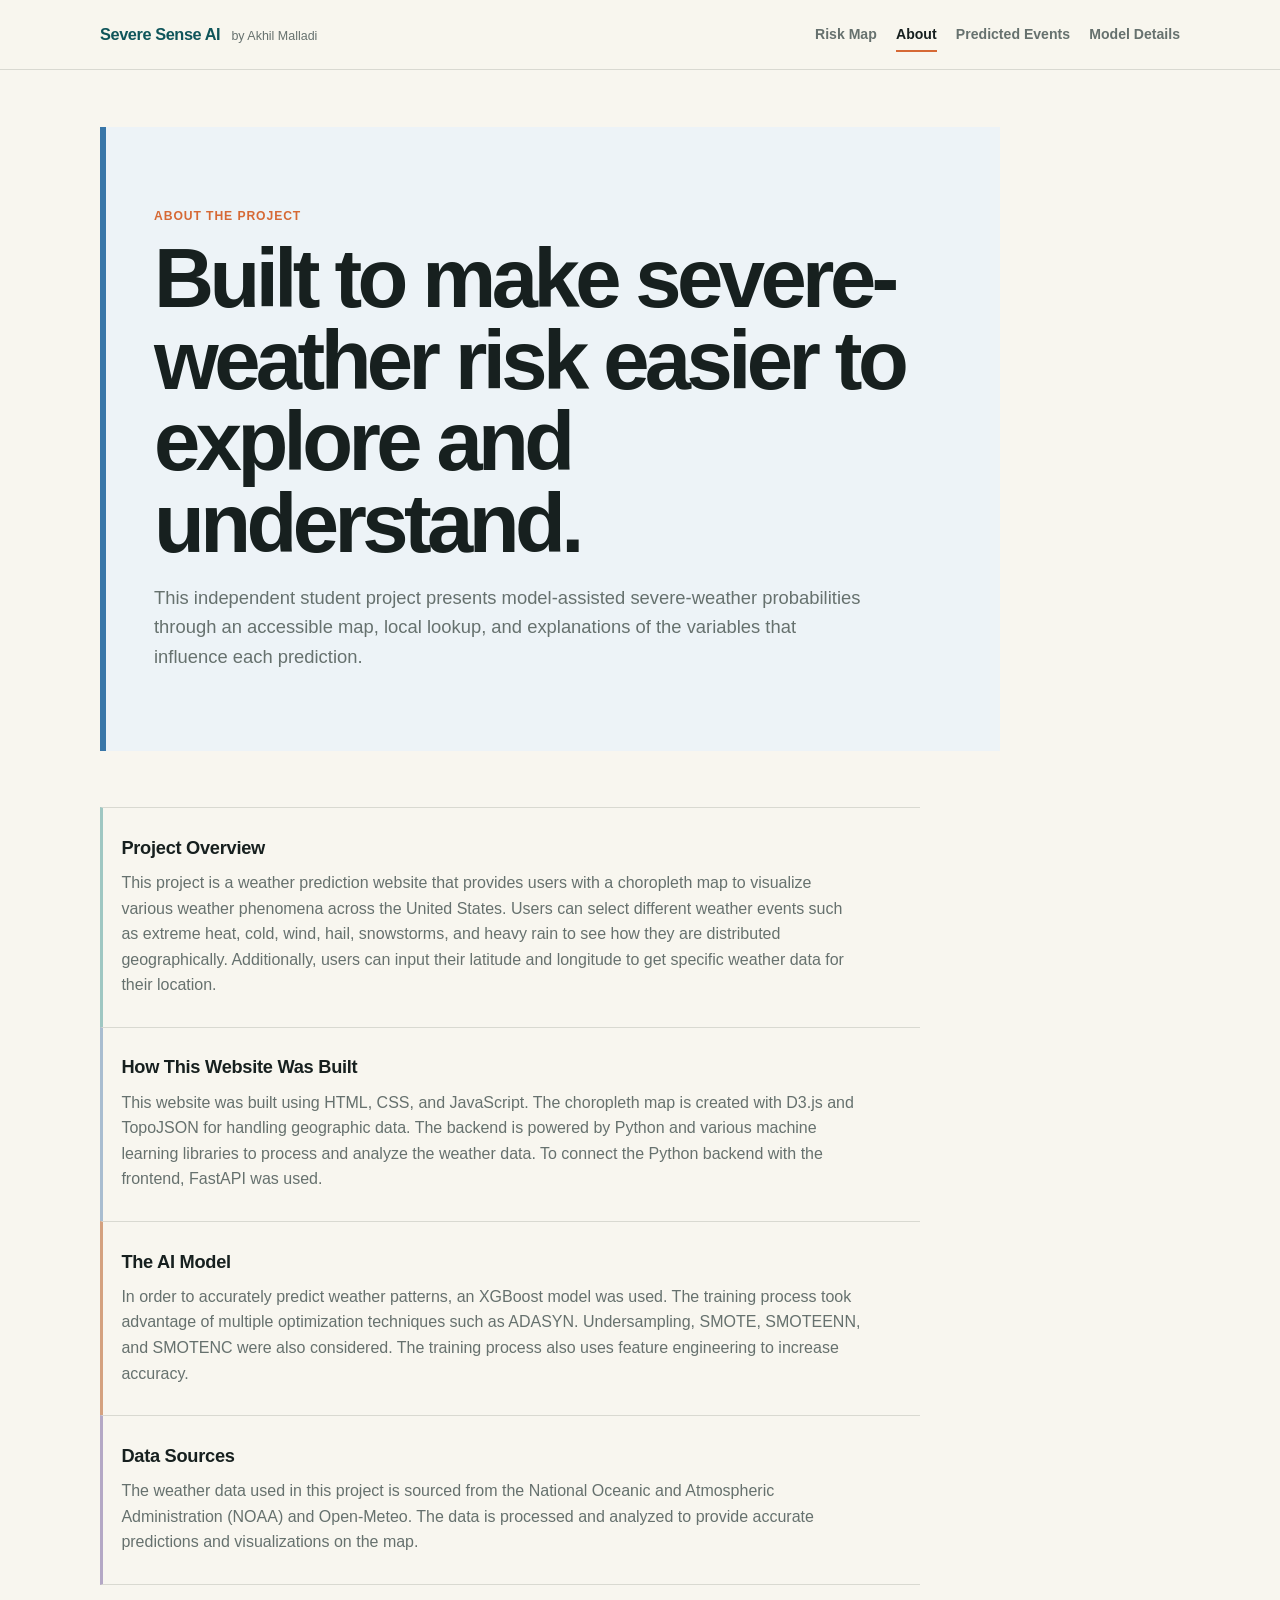
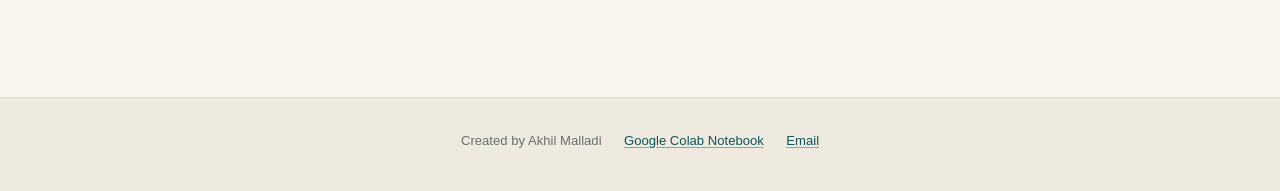
<file: AboutPage.html>
<!DOCTYPE html>
<html lang="en">
  <head>
    <meta charset="utf-8" />
    <meta name="viewport" content="width=device-width, initial-scale=1" />
    <title>About | Severe Sense AI</title>
    <link rel="stylesheet" href="styles.css" />
  </head>
  <body>
    <a class="skip-link" href="#main">Skip to main content</a>

    <header class="site-header" id="header">
<div class="masthead">
        <a class="brand" href="WeatherProject.html" aria-label="Severe Sense AI home">
          <span class="title">Severe Sense AI</span>
          <span class="brand-note">by Akhil Malladi</span>
        </a>

        <nav class="nav" aria-label="Primary navigation">
          <a class="nav-link" href="WeatherProject.html">Risk Map</a>
          <a class="nav-link active" href="AboutPage.html">About</a>
          <a class="nav-link" href="CorrectlyPredictedEvents.html">Predicted Events</a>
          <a class="nav-link" href="Interpretability.html">Model Details</a>
        </nav>
      </div>
    </header>

    <main id="main">
      <section class="page-intro">
        <p class="eyebrow">About the project</p>
        <h1>Built to make severe-weather risk easier to explore and understand.</h1>
        <p>
          This independent student project presents model-assisted severe-weather
          probabilities through an accessible map, local lookup, and explanations
          of the variables that influence each prediction.
        </p>
      </section>

      <section class="content-grid">
        <article class="briefing-section">
          <h2>Project Overview</h2>
          <p>
            This project is a weather prediction website that provides users with a
            choropleth map to visualize various weather phenomena across the United
            States. Users can select different weather events such as extreme heat,
            cold, wind, hail, snowstorms, and heavy rain to see how they are
            distributed geographically. Additionally, users can input their latitude
            and longitude to get specific weather data for their location.
          </p>
        </article>

        <article class="briefing-section">
          <h2>How This Website Was Built</h2>
          <p>
            This website was built using HTML, CSS, and JavaScript. The choropleth
            map is created with D3.js and TopoJSON for handling geographic data. The
            backend is powered by Python and various machine learning libraries to
            process and analyze the weather data. To connect the Python backend with
            the frontend, FastAPI was used.
          </p>
        </article>

        <article class="briefing-section">
          <h2>The AI Model</h2>
          <p>
            In order to accurately predict weather patterns, an XGBoost model was
            used. The training process took advantage of multiple optimization
            techniques such as ADASYN. Undersampling, SMOTE, SMOTEENN, and SMOTENC
            were also considered. The training process also uses feature engineering
            to increase accuracy.
          </p>
        </article>

        <article class="briefing-section">
          <h2>Data Sources</h2>
          <p>
            The weather data used in this project is sourced from the National
            Oceanic and Atmospheric Administration (NOAA) and Open-Meteo. The data is
            processed and analyzed to provide accurate predictions and visualizations
            on the map.
          </p>
        </article>
      </section>
    </main>

    <footer class="footer" id="footer">
      <p class="footer-text">Created by Akhil Malladi</p>
      <a href="https://colab.research.google.com/drive/1jI8qucsOci0f_3tfKZo846Jtg3GLrL-D#scrollTo=Xz_OLnbA_NRO">Google Colab Notebook</a>
      <a href="mailto:akhil.m.malladi@gmail.com">Email</a>
    </footer>

    <script src="script.js"></script>
  </body>
</html>
</file>
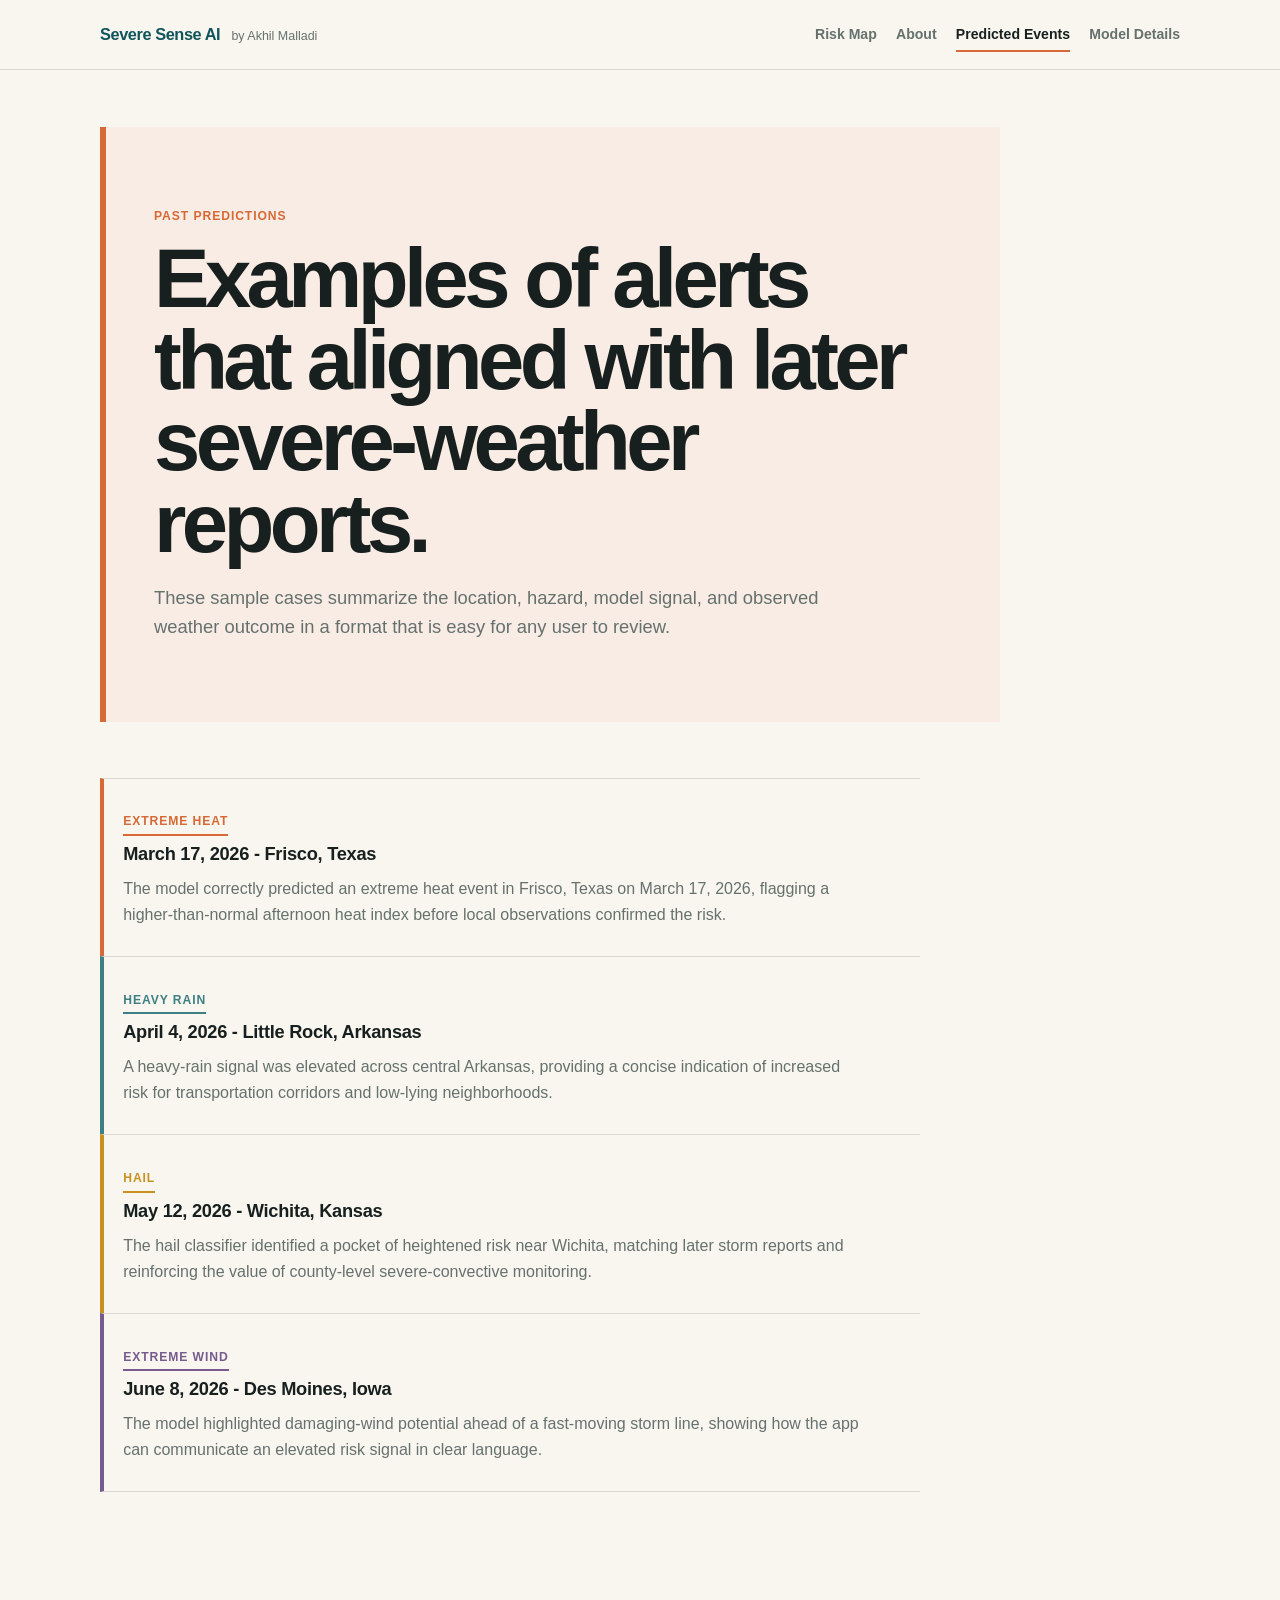
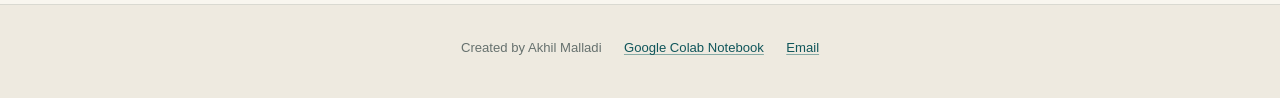
<file: CorrectlyPredictedEvents.html>
<!DOCTYPE html>
<html lang="en">
  <head>
    <meta charset="utf-8" />
    <meta name="viewport" content="width=device-width, initial-scale=1" />
    <title>Predicted Events | Severe Sense AI</title>
    <link rel="stylesheet" href="styles.css" />
  </head>
  <body>
    <a class="skip-link" href="#main">Skip to main content</a>

    <header class="site-header" id="header">
<div class="masthead">
        <a class="brand" href="WeatherProject.html" aria-label="Severe Sense AI home">
          <span class="title">Severe Sense AI</span>
          <span class="brand-note">by Akhil Malladi</span>
        </a>

        <nav class="nav" aria-label="Primary navigation">
          <a class="nav-link" href="WeatherProject.html">Risk Map</a>
          <a class="nav-link" href="AboutPage.html">About</a>
          <a class="nav-link active" href="CorrectlyPredictedEvents.html">Predicted Events</a>
          <a class="nav-link" href="Interpretability.html">Model Details</a>
        </nav>
      </div>
    </header>

    <main id="main">
      <section class="page-intro compact">
        <p class="eyebrow">Past predictions</p>
        <h1>Examples of alerts that aligned with later severe-weather reports.</h1>
        <p>
          These sample cases summarize the location, hazard, model signal, and observed
          weather outcome in a format that is easy for any user to review.
        </p>
      </section>

      <section class="events" aria-label="Past predicted events">
        <article class="event-box" id="event1">
          <p class="event-tag">Extreme Heat</p>
          <h2 class="event-heading">March 17, 2026 - Frisco, Texas</h2>
          <p class="events-text">
            The model correctly predicted an extreme heat event in Frisco, Texas on
            March 17, 2026, flagging a higher-than-normal afternoon heat index before
            local observations confirmed the risk.
          </p>
        </article>

        <article class="event-box" id="event2">
          <p class="event-tag">Heavy Rain</p>
          <h2 class="event-heading">April 4, 2026 - Little Rock, Arkansas</h2>
          <p class="events-text">
            A heavy-rain signal was elevated across central Arkansas, providing a
            concise indication of increased risk for transportation corridors and
            low-lying neighborhoods.
          </p>
        </article>

        <article class="event-box" id="event3">
          <p class="event-tag">Hail</p>
          <h2 class="event-heading">May 12, 2026 - Wichita, Kansas</h2>
          <p class="events-text">
            The hail classifier identified a pocket of heightened risk near Wichita,
            matching later storm reports and reinforcing the value of county-level
            severe-convective monitoring.
          </p>
        </article>

        <article class="event-box" id="event4">
          <p class="event-tag">Extreme Wind</p>
          <h2 class="event-heading">June 8, 2026 - Des Moines, Iowa</h2>
          <p class="events-text">
            The model highlighted damaging-wind potential ahead of a fast-moving
            storm line, showing how the app can communicate an elevated risk signal
            in clear language.
          </p>
        </article>
      </section>
    </main>

    <footer class="footer" id="footer">
      <p class="footer-text">Created by Akhil Malladi</p>
      <a href="https://colab.research.google.com/drive/1jI8qucsOci0f_3tfKZo846Jtg3GLrL-D#scrollTo=Xz_OLnbA_NRO">Google Colab Notebook</a>
      <a href="mailto:akhil.m.malladi@gmail.com">Email</a>
    </footer>

    <script src="script.js"></script>
  </body>
</html>
</file>
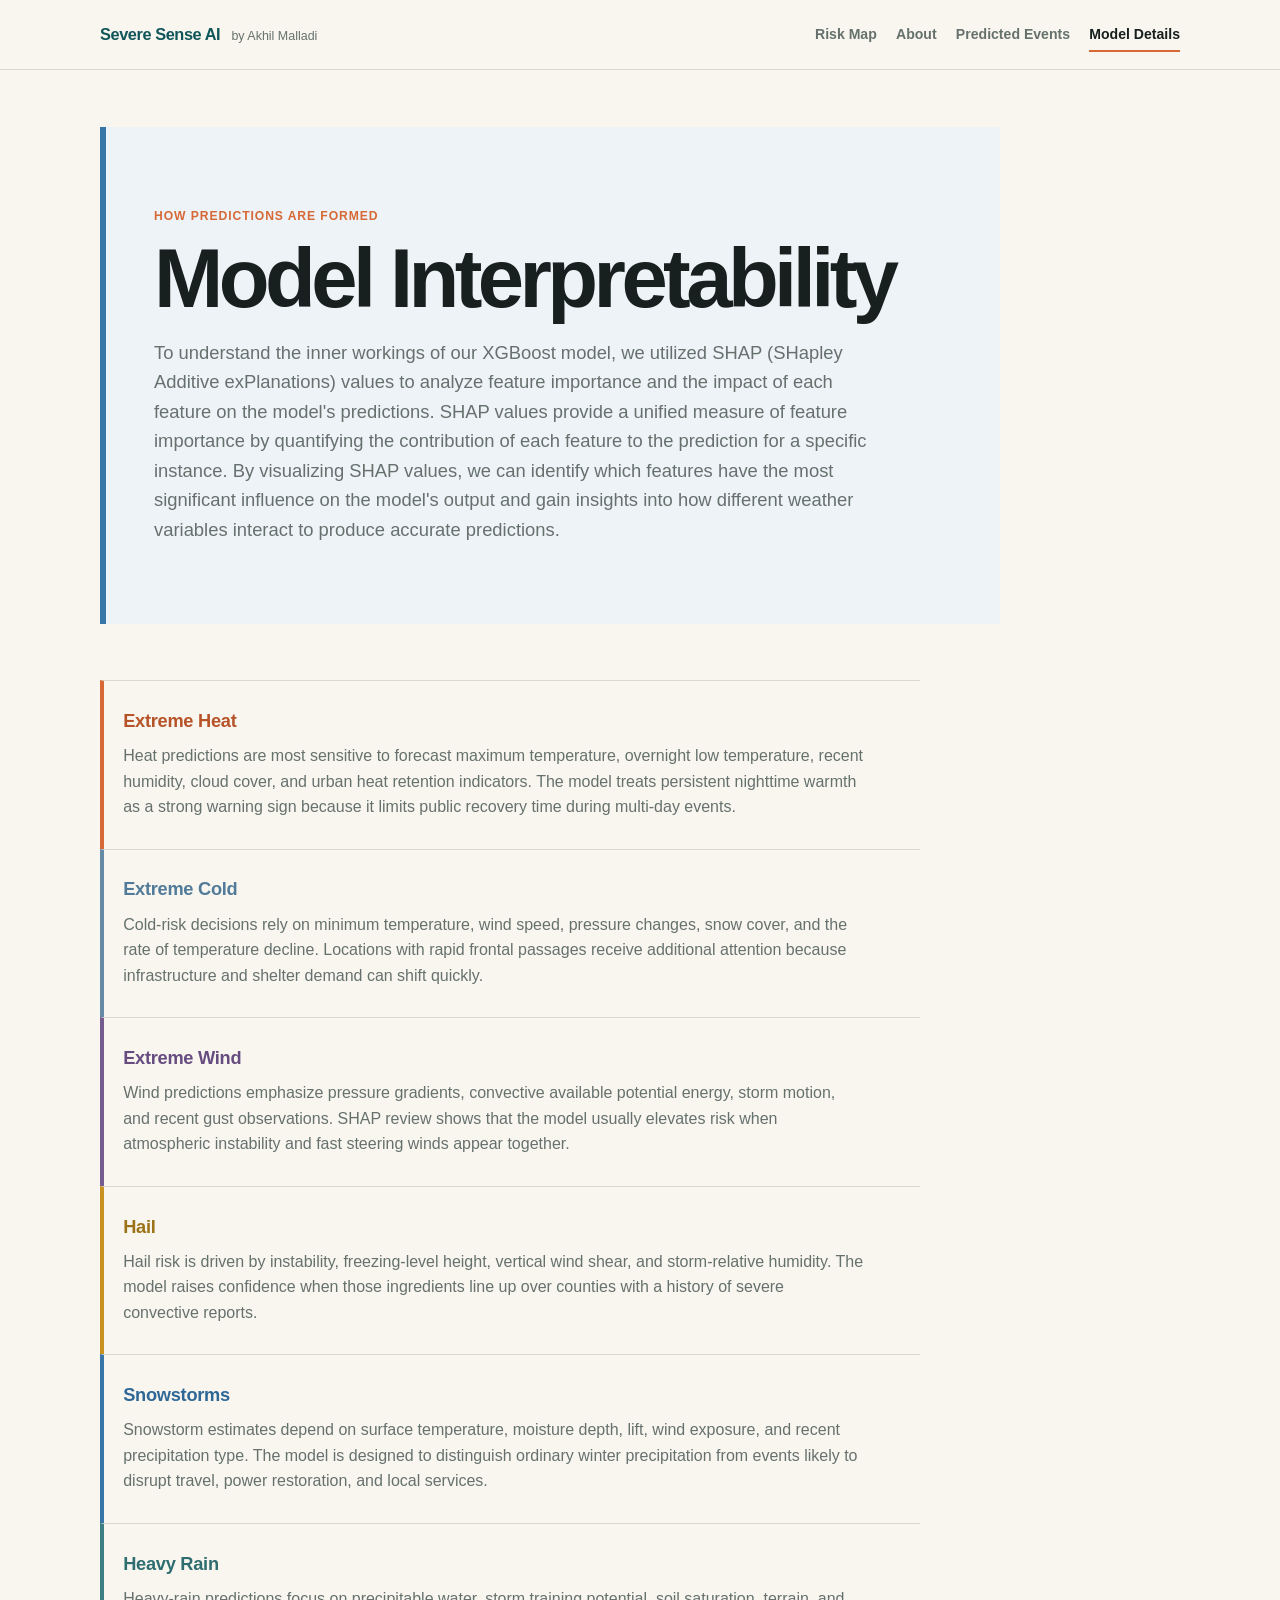
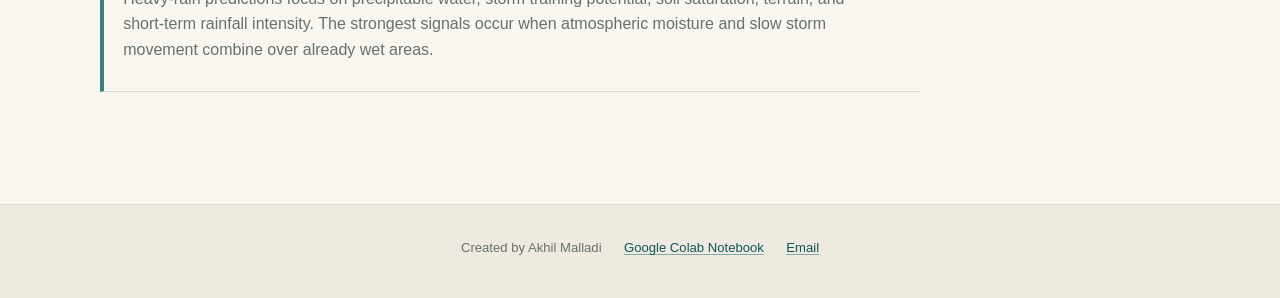
<file: Interpretability.html>
<!DOCTYPE html>
<html lang="en">
  <head>
    <meta charset="utf-8" />
    <meta name="viewport" content="width=device-width, initial-scale=1" />
    <title>Model Details | Severe Sense AI</title>
    <link rel="stylesheet" href="styles.css" />
  </head>
  <body>
    <a class="skip-link" href="#main">Skip to main content</a>

    <header class="site-header" id="header">
<div class="masthead">
        <a class="brand" href="WeatherProject.html" aria-label="Severe Sense AI home">
          <span class="title">Severe Sense AI</span>
          <span class="brand-note">by Akhil Malladi</span>
        </a>

        <nav class="nav" aria-label="Primary navigation">
          <a class="nav-link" href="WeatherProject.html">Risk Map</a>
          <a class="nav-link" href="AboutPage.html">About</a>
          <a class="nav-link" href="CorrectlyPredictedEvents.html">Predicted Events</a>
          <a class="nav-link active" href="Interpretability.html">Model Details</a>
        </nav>
      </div>
    </header>

    <main id="main">
      <section class="page-intro">
        <p class="eyebrow">How predictions are formed</p>
        <h1>Model Interpretability</h1>
        <p>
          To understand the inner workings of our XGBoost model, we utilized SHAP
          (SHapley Additive exPlanations) values to analyze feature importance and
          the impact of each feature on the model's predictions. SHAP values provide
          a unified measure of feature importance by quantifying the contribution of
          each feature to the prediction for a specific instance. By visualizing SHAP
          values, we can identify which features have the most significant influence
          on the model's output and gain insights into how different weather
          variables interact to produce accurate predictions.
        </p>
      </section>

      <section class="interpretability-grid">
        <article class="briefing-section hazard heat" id="Extreme-heat-interpretability">
          <h2>Extreme Heat</h2>
          <p>
            Heat predictions are most sensitive to forecast maximum temperature,
            overnight low temperature, recent humidity, cloud cover, and urban heat
            retention indicators. The model treats persistent nighttime warmth as a
            strong warning sign because it limits public recovery time during multi-day
            events.
          </p>
        </article>

        <article class="briefing-section hazard cold" id="Extreme-cold-interpretability">
          <h2>Extreme Cold</h2>
          <p>
            Cold-risk decisions rely on minimum temperature, wind speed, pressure
            changes, snow cover, and the rate of temperature decline. Locations with
            rapid frontal passages receive additional attention because infrastructure
            and shelter demand can shift quickly.
          </p>
        </article>

        <article class="briefing-section hazard wind" id="Extreme-wind-interpretability">
          <h2>Extreme Wind</h2>
          <p>
            Wind predictions emphasize pressure gradients, convective available
            potential energy, storm motion, and recent gust observations. SHAP review
            shows that the model usually elevates risk when atmospheric instability
            and fast steering winds appear together.
          </p>
        </article>

        <article class="briefing-section hazard hail" id="Hail-interpretability">
          <h2>Hail</h2>
          <p>
            Hail risk is driven by instability, freezing-level height, vertical wind
            shear, and storm-relative humidity. The model raises confidence when those
            ingredients line up over counties with a history of severe convective
            reports.
          </p>
        </article>

        <article class="briefing-section hazard snow" id="Snowstorms-interpretability">
          <h2>Snowstorms</h2>
          <p>
            Snowstorm estimates depend on surface temperature, moisture depth, lift,
            wind exposure, and recent precipitation type. The model is designed to
            distinguish ordinary winter precipitation from events likely to disrupt
            travel, power restoration, and local services.
          </p>
        </article>

        <article class="briefing-section hazard rain" id="Heavy-rain-interpretability">
          <h2>Heavy Rain</h2>
          <p>
            Heavy-rain predictions focus on precipitable water, storm training
            potential, soil saturation, terrain, and short-term rainfall intensity.
            The strongest signals occur when atmospheric moisture and slow storm
            movement combine over already wet areas.
          </p>
        </article>
      </section>
    </main>

    <footer class="footer" id="footer">
      <p class="footer-text">Created by Akhil Malladi</p>
      <a href="https://colab.research.google.com/drive/1jI8qucsOci0f_3tfKZo846Jtg3GLrL-D#scrollTo=Xz_OLnbA_NRO">Google Colab Notebook</a>
      <a href="mailto:akhil.m.malladi@gmail.com">Email</a>
    </footer>

    <script src="script.js"></script>
  </body>
</html>
</file>
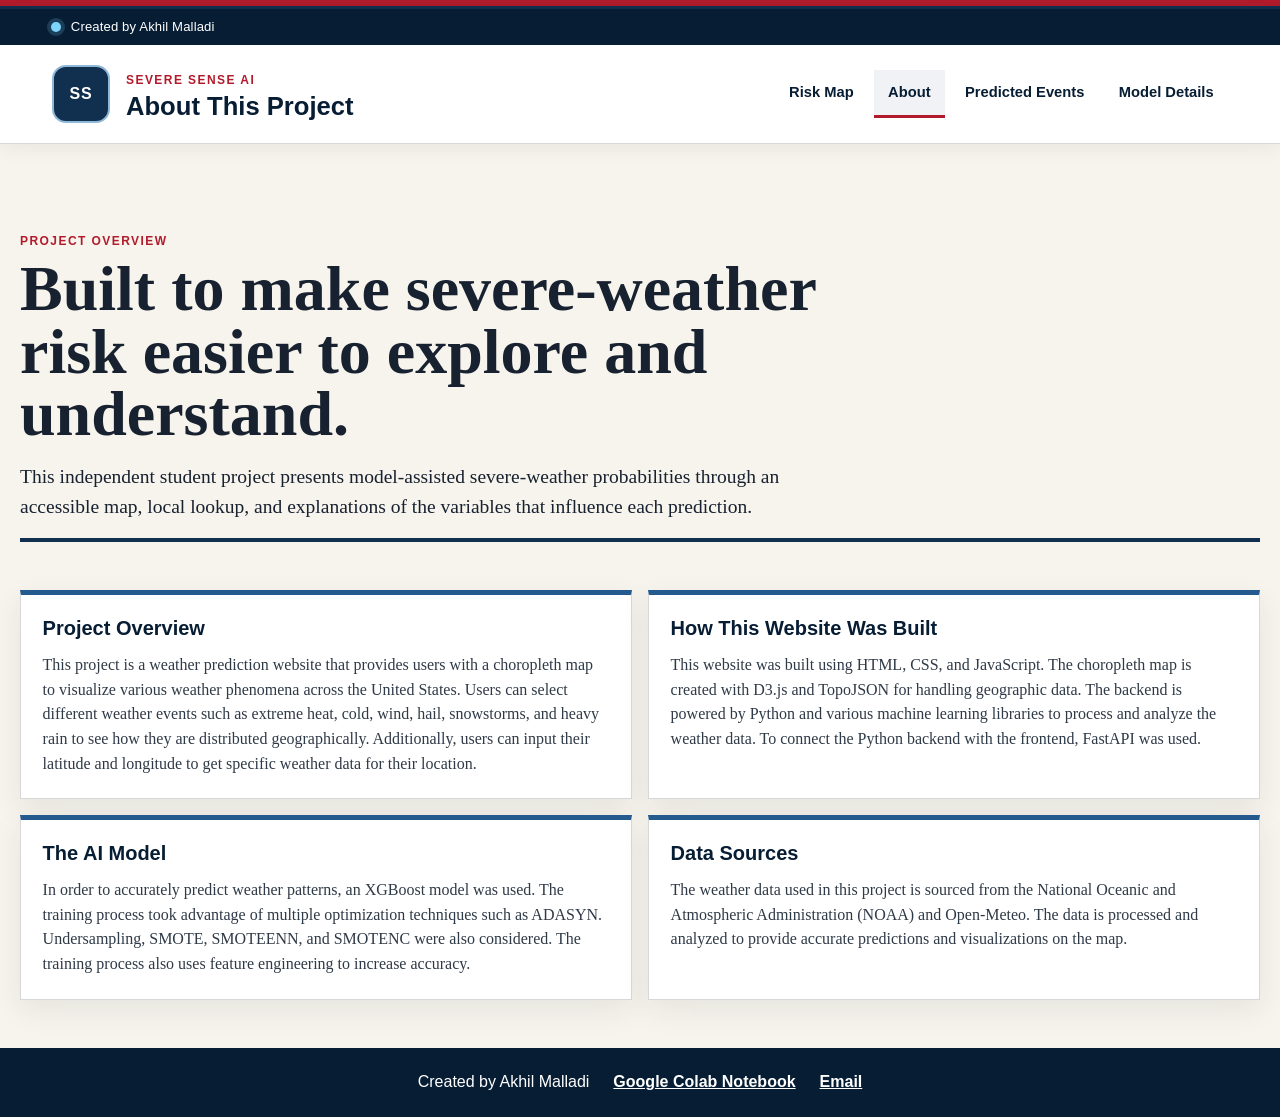
<file: Frontend/AboutPage.html>
<!DOCTYPE html>
<html lang="en">
  <head>
    <meta charset="utf-8" />
    <meta name="viewport" content="width=device-width, initial-scale=1" />
    <title>About | Severe Sense AI</title>
    <link rel="stylesheet" href="styles.css" />
  </head>
  <body>
    <a class="skip-link" href="#main">Skip to main content</a>

    <header class="site-header" id="header">
      <div class="gov-strip">
        <span class="flag-mark" aria-hidden="true"></span>
        <span>Created by Akhil Malladi</span>
      </div>

      <div class="masthead">
        <a class="brand" href="WeatherProject.html" aria-label="Severe Sense AI home">
          <span class="agency-seal" aria-hidden="true">SS</span>
          <span>
            <span class="eyebrow">Severe Sense AI</span>
            <span class="title">About This Project</span>
          </span>
        </a>

        <nav class="nav" aria-label="Primary navigation">
          <a class="nav-link" href="WeatherProject.html">Risk Map</a>
          <a class="nav-link active" href="AboutPage.html">About</a>
          <a class="nav-link" href="CorrectlyPredictedEvents.html">Predicted Events</a>
          <a class="nav-link" href="Interpretability.html">Model Details</a>
        </nav>
      </div>
    </header>

    <main id="main">
      <section class="page-intro">
        <p class="eyebrow">Project Overview</p>
        <h1>Built to make severe-weather risk easier to explore and understand.</h1>
        <p>
          This independent student project presents model-assisted severe-weather
          probabilities through an accessible map, local lookup, and explanations
          of the variables that influence each prediction.
        </p>
      </section>

      <section class="content-grid">
        <article class="briefing-section">
          <h2>Project Overview</h2>
          <p>
            This project is a weather prediction website that provides users with a
            choropleth map to visualize various weather phenomena across the United
            States. Users can select different weather events such as extreme heat,
            cold, wind, hail, snowstorms, and heavy rain to see how they are
            distributed geographically. Additionally, users can input their latitude
            and longitude to get specific weather data for their location.
          </p>
        </article>

        <article class="briefing-section">
          <h2>How This Website Was Built</h2>
          <p>
            This website was built using HTML, CSS, and JavaScript. The choropleth
            map is created with D3.js and TopoJSON for handling geographic data. The
            backend is powered by Python and various machine learning libraries to
            process and analyze the weather data. To connect the Python backend with
            the frontend, FastAPI was used.
          </p>
        </article>

        <article class="briefing-section">
          <h2>The AI Model</h2>
          <p>
            In order to accurately predict weather patterns, an XGBoost model was
            used. The training process took advantage of multiple optimization
            techniques such as ADASYN. Undersampling, SMOTE, SMOTEENN, and SMOTENC
            were also considered. The training process also uses feature engineering
            to increase accuracy.
          </p>
        </article>

        <article class="briefing-section">
          <h2>Data Sources</h2>
          <p>
            The weather data used in this project is sourced from the National
            Oceanic and Atmospheric Administration (NOAA) and Open-Meteo. The data is
            processed and analyzed to provide accurate predictions and visualizations
            on the map.
          </p>
        </article>
      </section>
    </main>

    <footer class="footer" id="footer">
      <p class="footer-text">Created by Akhil Malladi</p>
      <a href="https://colab.research.google.com/drive/1jI8qucsOci0f_3tfKZo846Jtg3GLrL-D#scrollTo=Xz_OLnbA_NRO">Google Colab Notebook</a>
      <a href="mailto:akhil.m.malladi@gmail.com">Email</a>
    </footer>

    <script src="script.js"></script>
  </body>
</html>
</file>
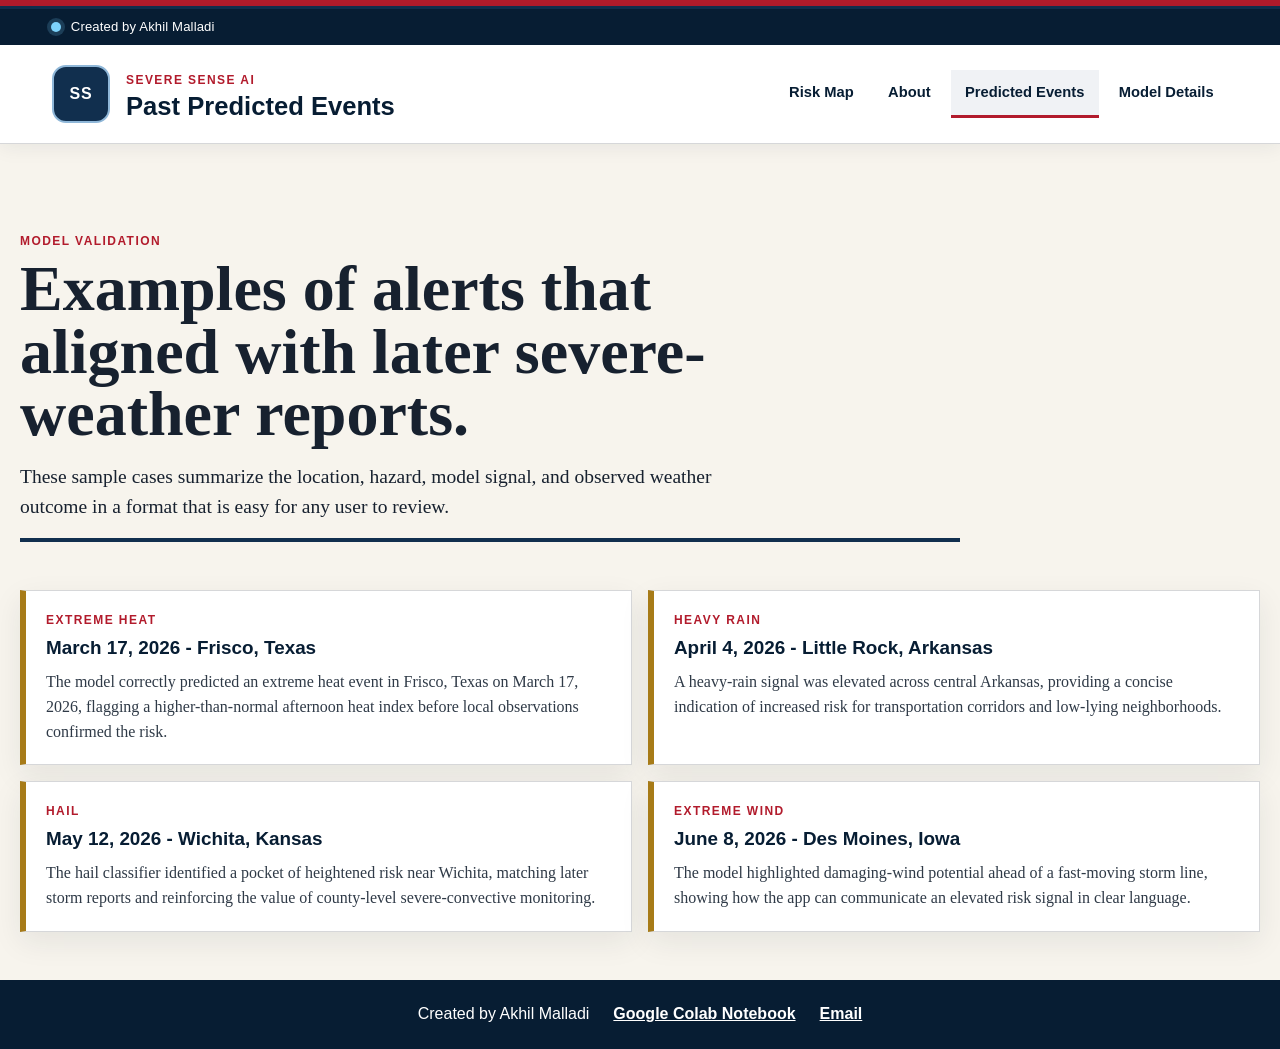
<file: Frontend/CorrectlyPredictedEvents.html>
<!DOCTYPE html>
<html lang="en">
  <head>
    <meta charset="utf-8" />
    <meta name="viewport" content="width=device-width, initial-scale=1" />
    <title>Predicted Events | Severe Sense AI</title>
    <link rel="stylesheet" href="styles.css" />
  </head>
  <body>
    <a class="skip-link" href="#main">Skip to main content</a>

    <header class="site-header" id="header">
      <div class="gov-strip">
        <span class="flag-mark" aria-hidden="true"></span>
        <span>Created by Akhil Malladi</span>
      </div>

      <div class="masthead">
        <a class="brand" href="WeatherProject.html" aria-label="Severe Sense AI home">
          <span class="agency-seal" aria-hidden="true">SS</span>
          <span>
            <span class="eyebrow">Severe Sense AI</span>
            <span class="title">Past Predicted Events</span>
          </span>
        </a>

        <nav class="nav" aria-label="Primary navigation">
          <a class="nav-link" href="WeatherProject.html">Risk Map</a>
          <a class="nav-link" href="AboutPage.html">About</a>
          <a class="nav-link active" href="CorrectlyPredictedEvents.html">Predicted Events</a>
          <a class="nav-link" href="Interpretability.html">Model Details</a>
        </nav>
      </div>
    </header>

    <main id="main">
      <section class="page-intro compact">
        <p class="eyebrow">Model Validation</p>
        <h1>Examples of alerts that aligned with later severe-weather reports.</h1>
        <p>
          These sample cases summarize the location, hazard, model signal, and observed
          weather outcome in a format that is easy for any user to review.
        </p>
      </section>

      <section class="events" aria-label="Past predicted events">
        <article class="event-box" id="event1">
          <p class="event-tag">Extreme Heat</p>
          <h2 class="event-heading">March 17, 2026 - Frisco, Texas</h2>
          <p class="events-text">
            The model correctly predicted an extreme heat event in Frisco, Texas on
            March 17, 2026, flagging a higher-than-normal afternoon heat index before
            local observations confirmed the risk.
          </p>
        </article>

        <article class="event-box" id="event2">
          <p class="event-tag">Heavy Rain</p>
          <h2 class="event-heading">April 4, 2026 - Little Rock, Arkansas</h2>
          <p class="events-text">
            A heavy-rain signal was elevated across central Arkansas, providing a
            concise indication of increased risk for transportation corridors and
            low-lying neighborhoods.
          </p>
        </article>

        <article class="event-box" id="event3">
          <p class="event-tag">Hail</p>
          <h2 class="event-heading">May 12, 2026 - Wichita, Kansas</h2>
          <p class="events-text">
            The hail classifier identified a pocket of heightened risk near Wichita,
            matching later storm reports and reinforcing the value of county-level
            severe-convective monitoring.
          </p>
        </article>

        <article class="event-box" id="event4">
          <p class="event-tag">Extreme Wind</p>
          <h2 class="event-heading">June 8, 2026 - Des Moines, Iowa</h2>
          <p class="events-text">
            The model highlighted damaging-wind potential ahead of a fast-moving
            storm line, showing how the app can communicate an elevated risk signal
            in clear language.
          </p>
        </article>
      </section>
    </main>

    <footer class="footer" id="footer">
      <p class="footer-text">Created by Akhil Malladi</p>
      <a href="https://colab.research.google.com/drive/1jI8qucsOci0f_3tfKZo846Jtg3GLrL-D#scrollTo=Xz_OLnbA_NRO">Google Colab Notebook</a>
      <a href="mailto:akhil.m.malladi@gmail.com">Email</a>
    </footer>

    <script src="script.js"></script>
  </body>
</html>
</file>
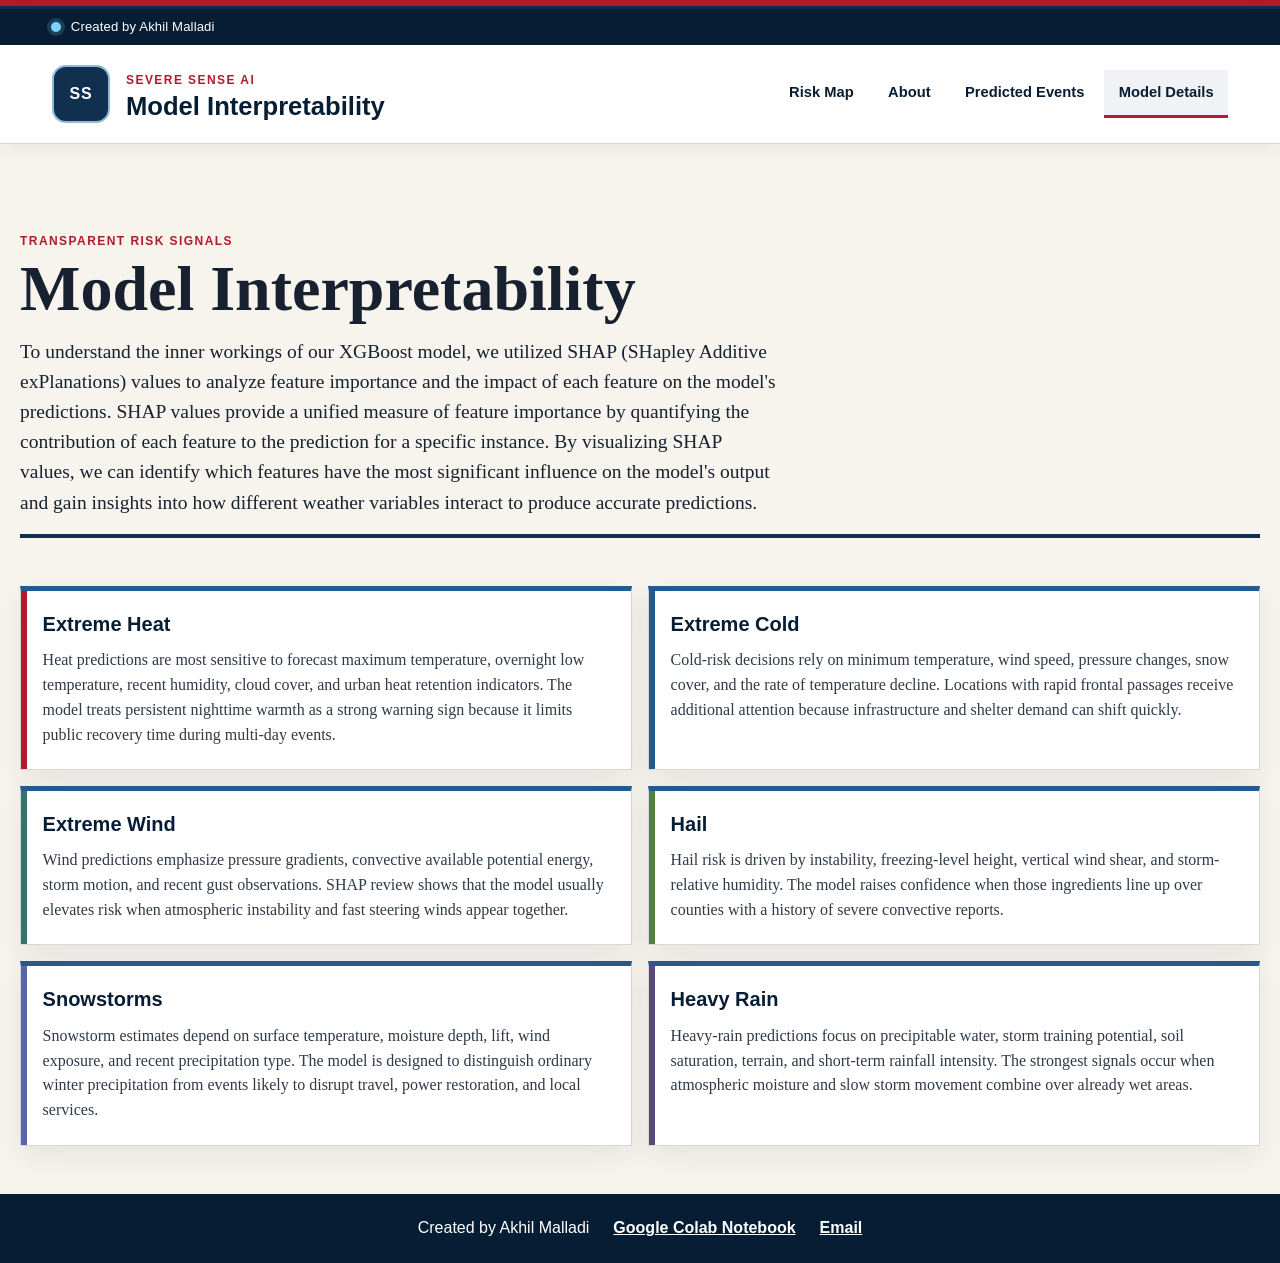
<file: Frontend/Interpretability.html>
<!DOCTYPE html>
<html lang="en">
  <head>
    <meta charset="utf-8" />
    <meta name="viewport" content="width=device-width, initial-scale=1" />
    <title>Model Details | Severe Sense AI</title>
    <link rel="stylesheet" href="styles.css" />
  </head>
  <body>
    <a class="skip-link" href="#main">Skip to main content</a>

    <header class="site-header" id="header">
      <div class="gov-strip">
        <span class="flag-mark" aria-hidden="true"></span>
        <span>Created by Akhil Malladi</span>
      </div>

      <div class="masthead">
        <a class="brand" href="WeatherProject.html" aria-label="Severe Sense AI home">
          <span class="agency-seal" aria-hidden="true">SS</span>
          <span>
            <span class="eyebrow">Severe Sense AI</span>
            <span class="title">Model Interpretability</span>
          </span>
        </a>

        <nav class="nav" aria-label="Primary navigation">
          <a class="nav-link" href="WeatherProject.html">Risk Map</a>
          <a class="nav-link" href="AboutPage.html">About</a>
          <a class="nav-link" href="CorrectlyPredictedEvents.html">Predicted Events</a>
          <a class="nav-link active" href="Interpretability.html">Model Details</a>
        </nav>
      </div>
    </header>

    <main id="main">
      <section class="page-intro">
        <p class="eyebrow">Transparent Risk Signals</p>
        <h1>Model Interpretability</h1>
        <p>
          To understand the inner workings of our XGBoost model, we utilized SHAP
          (SHapley Additive exPlanations) values to analyze feature importance and
          the impact of each feature on the model's predictions. SHAP values provide
          a unified measure of feature importance by quantifying the contribution of
          each feature to the prediction for a specific instance. By visualizing SHAP
          values, we can identify which features have the most significant influence
          on the model's output and gain insights into how different weather
          variables interact to produce accurate predictions.
        </p>
      </section>

      <section class="interpretability-grid">
        <article class="briefing-section hazard heat" id="Extreme-heat-interpretability">
          <h2>Extreme Heat</h2>
          <p>
            Heat predictions are most sensitive to forecast maximum temperature,
            overnight low temperature, recent humidity, cloud cover, and urban heat
            retention indicators. The model treats persistent nighttime warmth as a
            strong warning sign because it limits public recovery time during multi-day
            events.
          </p>
        </article>

        <article class="briefing-section hazard cold" id="Extreme-cold-interpretability">
          <h2>Extreme Cold</h2>
          <p>
            Cold-risk decisions rely on minimum temperature, wind speed, pressure
            changes, snow cover, and the rate of temperature decline. Locations with
            rapid frontal passages receive additional attention because infrastructure
            and shelter demand can shift quickly.
          </p>
        </article>

        <article class="briefing-section hazard wind" id="Extreme-wind-interpretability">
          <h2>Extreme Wind</h2>
          <p>
            Wind predictions emphasize pressure gradients, convective available
            potential energy, storm motion, and recent gust observations. SHAP review
            shows that the model usually elevates risk when atmospheric instability
            and fast steering winds appear together.
          </p>
        </article>

        <article class="briefing-section hazard hail" id="Hail-interpretability">
          <h2>Hail</h2>
          <p>
            Hail risk is driven by instability, freezing-level height, vertical wind
            shear, and storm-relative humidity. The model raises confidence when those
            ingredients line up over counties with a history of severe convective
            reports.
          </p>
        </article>

        <article class="briefing-section hazard snow" id="Snowstorms-interpretability">
          <h2>Snowstorms</h2>
          <p>
            Snowstorm estimates depend on surface temperature, moisture depth, lift,
            wind exposure, and recent precipitation type. The model is designed to
            distinguish ordinary winter precipitation from events likely to disrupt
            travel, power restoration, and local services.
          </p>
        </article>

        <article class="briefing-section hazard rain" id="Heavy-rain-interpretability">
          <h2>Heavy Rain</h2>
          <p>
            Heavy-rain predictions focus on precipitable water, storm training
            potential, soil saturation, terrain, and short-term rainfall intensity.
            The strongest signals occur when atmospheric moisture and slow storm
            movement combine over already wet areas.
          </p>
        </article>
      </section>
    </main>

    <footer class="footer" id="footer">
      <p class="footer-text">Created by Akhil Malladi</p>
      <a href="https://colab.research.google.com/drive/1jI8qucsOci0f_3tfKZo846Jtg3GLrL-D#scrollTo=Xz_OLnbA_NRO">Google Colab Notebook</a>
      <a href="mailto:akhil.m.malladi@gmail.com">Email</a>
    </footer>

    <script src="script.js"></script>
  </body>
</html>
</file>
<file: styles.css>
:root {
  --ink: #17201f;
  --muted: #66716e;
  --teal: #146c72;
  --teal-dark: #0f555a;
  --orange: #d66935;
  --blue: #3976a8;
  --gold: #c99220;
  --plum: #765b8e;
  --ice: #648aa6;
  --rain: #3e7f83;
  --paper: #f8f6ef;
  --surface: #fffdfa;
  --surface-soft: #f0eee6;
  --mint-soft: #e8f2ef;
  --sky-soft: #edf3f7;
  --peach-soft: #f8ece4;
  --line: #d9d9d1;
  --line-strong: #bcbfb7;
  --focus: #146c72;
  --radius: 8px;
}

* {
  box-sizing: border-box;
}

html {
  background: var(--paper);
}

body {
  margin: 0;
  color: var(--ink);
  background: var(--paper);
  font-family: Inter, ui-sans-serif, -apple-system, BlinkMacSystemFont, "Segoe UI", Helvetica, Arial, sans-serif;
  line-height: 1.6;
  -webkit-font-smoothing: antialiased;
}

::selection {
  color: var(--ink);
  background: #cfe5df;
}

a {
  color: inherit;
}

button,
input,
select {
  font: inherit;
}

.skip-link {
  position: absolute;
  left: 1rem;
  top: 0.75rem;
  z-index: 20;
  padding: 0.55rem 0.75rem;
  color: #fff;
  background: var(--ink);
  transform: translateY(-180%);
}

.skip-link:focus {
  transform: translateY(0);
}

.site-header {
  background: rgba(248, 246, 239, 0.97);
  border-bottom: 1px solid var(--line);
}

.masthead {
  display: flex;
  align-items: center;
  justify-content: space-between;
  gap: 2rem;
  width: min(1080px, calc(100% - 2rem));
  margin: 0 auto;
  padding: 1rem 0;
}

.brand {
  display: inline-flex;
  align-items: baseline;
  gap: 0.7rem;
  color: var(--ink);
  text-decoration: none;
  white-space: nowrap;
}

.title {
  display: block;
  color: var(--teal-dark);
  font-size: 1.02rem;
  font-weight: 780;
  letter-spacing: -0.025em;
}

.brand-note {
  color: var(--muted);
  font-size: 0.78rem;
  font-weight: 500;
}

.nav {
  display: flex;
  flex-wrap: wrap;
  align-items: center;
  justify-content: flex-end;
  gap: 0.25rem 1.2rem;
}

.nav-link {
  position: relative;
  padding: 0.45rem 0;
  color: var(--muted);
  font-size: 0.88rem;
  font-weight: 580;
  text-decoration: none;
}

.nav-link:hover,
.nav-link:focus,
.nav-link.active {
  color: var(--ink);
  outline: none;
}

.nav-link.active::after {
  content: "";
  position: absolute;
  left: 0;
  right: 0;
  bottom: 0.08rem;
  height: 2px;
  background: var(--orange);
}

main {
  width: min(1080px, calc(100% - 2rem));
  margin: 0 auto;
}

.hero-panel {
  margin-top: clamp(2rem, 5vw, 3.6rem);
  padding: clamp(2.6rem, 7vw, 5rem) clamp(1.5rem, 4vw, 3rem);
  background: var(--mint-soft);
  border-left: 6px solid var(--teal);
}

.hero-copy {
  max-width: 850px;
}

.eyebrow,
.kicker,
.event-tag {
  margin: 0 0 0.7rem;
  color: var(--orange);
  font-size: 0.76rem;
  font-weight: 760;
  letter-spacing: 0.075em;
  text-transform: uppercase;
}

.hero-copy h1,
.page-intro h1 {
  margin: 0 0 1.15rem;
  max-width: 880px;
  color: var(--ink);
  font-size: clamp(2.5rem, 7vw, 5.2rem);
  font-weight: 690;
  letter-spacing: -0.055em;
  line-height: 0.98;
}

.hero-copy p:not(.eyebrow),
.page-intro p:not(.eyebrow) {
  max-width: 720px;
  margin: 0;
  color: var(--muted);
  font-size: clamp(1rem, 1.7vw, 1.15rem);
}

.briefing-card {
  margin-top: 2.6rem;
  max-width: 760px;
}

.briefing-card .kicker {
  color: var(--teal-dark);
  margin-bottom: 0.8rem;
}

.stat-list {
  display: flex;
  flex-wrap: wrap;
  gap: 0;
  margin: 0;
}

.stat-list div {
  display: flex;
  align-items: baseline;
  gap: 0.55rem;
  margin-right: 1.4rem;
  padding-right: 1.4rem;
  border-right: 1px solid #bfd6d0;
}

.stat-list div:last-child {
  margin-right: 0;
  padding-right: 0;
  border-right: 0;
}

.stat-list dt {
  color: var(--muted);
  font-size: 0.78rem;
  font-weight: 520;
}

.stat-list dd {
  margin: 0;
  color: var(--teal-dark);
  font-size: 0.96rem;
  font-weight: 760;
}

.content-band,
.page-intro,
.content-grid,
.events,
.interpretability-grid {
  margin: 0;
}

.content-band {
  padding: clamp(3.2rem, 7vw, 5rem) 0;
  border-bottom: 1px solid var(--line);
}

.lookup-band {
  border-bottom: 0;
}

.section-heading {
  max-width: 760px;
  margin-bottom: 1.65rem;
}

.section-heading h2,
.briefing-section h2,
.event-heading {
  margin: 0;
  color: var(--ink);
  line-height: 1.25;
}

.section-heading h2 {
  font-size: clamp(1.75rem, 3vw, 2.35rem);
  font-weight: 650;
  letter-spacing: -0.035em;
}

.section-heading p:not(.eyebrow) {
  max-width: 680px;
  margin: 0.75rem 0 0;
  color: var(--muted);
}

.map-shell {
  overflow: hidden;
  background: var(--surface);
  border: 1px solid var(--line);
  border-top: 4px solid var(--teal);
  border-radius: var(--radius);
}

.tool-row {
  display: flex;
  flex-wrap: wrap;
  align-items: center;
  gap: 0.7rem;
  padding: 0.9rem;
  background: #f1efe7;
  border-bottom: 1px solid var(--line);
}

.field-label {
  display: block;
  color: var(--muted);
  font-size: 0.78rem;
  font-weight: 650;
}

.tool-row .field-label {
  margin-right: 0.15rem;
  color: var(--teal-dark);
}

.dropdown,
.location-input {
  min-height: 42px;
  padding: 0.56rem 0.7rem;
  color: var(--ink);
  background: var(--surface);
  border: 1px solid var(--line-strong);
  border-radius: 5px;
}

.dropdown {
  min-width: 200px;
}

.location-input {
  width: 100%;
}

.location-input:focus,
.dropdown:focus,
.button:focus,
.nav-link:focus {
  outline: 2px solid var(--focus);
  outline-offset: 2px;
}

.button {
  min-height: 42px;
  padding: 0.56rem 0.95rem;
  border: 1px solid transparent;
  border-radius: 5px;
  font-weight: 680;
  cursor: pointer;
  transition: background-color 120ms ease, border-color 120ms ease, transform 120ms ease;
}

.button:hover {
  transform: translateY(-1px);
}

.button-primary {
  color: #fff;
  background: var(--teal);
}

.button-primary:hover {
  background: var(--teal-dark);
}

.button-secondary {
  color: var(--teal-dark);
  background: var(--surface);
  border-color: #9ebdb8;
}

.button-secondary:hover {
  background: var(--mint-soft);
}

.button:disabled {
  cursor: wait;
  opacity: 0.65;
  transform: none;
}

.map {
  width: 100%;
  min-height: 610px;
  overflow: hidden;
  background: var(--sky-soft);
}

.map svg {
  display: block;
  width: 100%;
  height: auto;
}

.lookup-grid {
  display: flex;
  align-items: flex-start;
  gap: clamp(1.5rem, 4vw, 3rem);
}

.lookup-form,
.data-box {
  width: 100%;
}

.lookup-form {
  max-width: 360px;
  display: flex;
  flex-direction: column;
  gap: 0.58rem;
  padding: 1.15rem;
  background: var(--peach-soft);
  border-left: 4px solid var(--orange);
}

.lookup-form .field-label:not(:first-child) {
  margin-top: 0.35rem;
}

.button-row {
  display: flex;
  flex-wrap: wrap;
  gap: 0.6rem;
  margin-top: 0.65rem;
}

.data-box {
  flex: 1;
  max-width: 600px;
  padding: 1rem 1.1rem;
  background: var(--surface);
  border: 1px solid var(--line);
  border-top: 4px solid var(--blue);
  border-radius: var(--radius);
}

.results-header {
  margin: 0 0 0.65rem;
  color: var(--ink);
  font-size: 0.95rem;
  font-weight: 720;
}

.data-container {
  display: block;
}

.result-row {
  display: flex;
  justify-content: space-between;
  gap: 1rem;
  padding: 0.64rem 0;
  border-top: 1px solid var(--line);
}

.data-header {
  color: var(--muted);
  font-size: 0.9rem;
}

.data-results {
  color: var(--ink);
  font-size: 0.9rem;
  font-weight: 760;
}

.result-row:nth-child(1) .data-results { color: var(--orange); }
.result-row:nth-child(2) .data-results { color: var(--ice); }
.result-row:nth-child(3) .data-results { color: var(--plum); }
.result-row:nth-child(4) .data-results { color: var(--gold); }
.result-row:nth-child(5) .data-results { color: var(--blue); }
.result-row:nth-child(6) .data-results { color: var(--rain); }

.page-intro {
  max-width: 900px;
  margin-top: clamp(2rem, 5vw, 3.6rem);
  padding: clamp(2.8rem, 7vw, 5rem) clamp(1.5rem, 4vw, 3rem);
  background: var(--sky-soft);
  border-left: 6px solid var(--blue);
}

.page-intro.compact {
  max-width: 900px;
  background: var(--peach-soft);
  border-left-color: var(--orange);
}

.content-grid,
.interpretability-grid,
.events {
  max-width: 820px;
  padding-top: clamp(2.2rem, 5vw, 3.5rem);
  padding-bottom: clamp(4rem, 8vw, 6rem);
}

.briefing-section,
.event-box {
  position: relative;
  padding: 1.8rem 0;
  background: transparent;
  border-top: 1px solid var(--line);
}

.briefing-section:last-child,
.event-box:last-child {
  border-bottom: 1px solid var(--line);
}

.briefing-section h2,
.event-heading {
  margin-bottom: 0.65rem;
  font-size: 1.14rem;
  font-weight: 700;
  letter-spacing: -0.015em;
}

.briefing-section p,
.events-text {
  max-width: 740px;
  margin: 0;
  color: var(--muted);
}

.content-grid .briefing-section {
  padding-left: 1.15rem;
  border-left: 3px solid #9fc7c2;
}

.content-grid .briefing-section:nth-child(2) { border-left-color: #a9bdd0; }
.content-grid .briefing-section:nth-child(3) { border-left-color: #d4a17f; }
.content-grid .briefing-section:nth-child(4) { border-left-color: #b4a8c5; }

.event-tag {
  display: inline-block;
  margin-bottom: 0.45rem;
  padding-bottom: 0.12rem;
  border-bottom: 2px solid currentColor;
}

.events .event-box {
  padding-left: 1.2rem;
  border-left: 4px solid var(--orange);
}

.events .event-box:nth-child(2) { border-left-color: var(--rain); }
.events .event-box:nth-child(2) .event-tag { color: var(--rain); }
.events .event-box:nth-child(3) { border-left-color: var(--gold); }
.events .event-box:nth-child(3) .event-tag { color: var(--gold); }
.events .event-box:nth-child(4) { border-left-color: var(--plum); }
.events .event-box:nth-child(4) .event-tag { color: var(--plum); }

.interpretability-grid .hazard {
  padding-left: 1.2rem;
  border-left: 4px solid var(--teal);
}

.interpretability-grid .heat { border-left-color: var(--orange); }
.interpretability-grid .heat h2 { color: #b75328; }
.interpretability-grid .cold { border-left-color: var(--ice); }
.interpretability-grid .cold h2 { color: #527b99; }
.interpretability-grid .wind { border-left-color: var(--plum); }
.interpretability-grid .wind h2 { color: #674c80; }
.interpretability-grid .hail { border-left-color: var(--gold); }
.interpretability-grid .hail h2 { color: #9b7218; }
.interpretability-grid .snow { border-left-color: var(--blue); }
.interpretability-grid .snow h2 { color: #2f6897; }
.interpretability-grid .rain { border-left-color: var(--rain); }
.interpretability-grid .rain h2 { color: #2f6d70; }

.hazard::before {
  display: none;
}

.footer {
  display: flex;
  flex-wrap: wrap;
  justify-content: center;
  gap: 0.6rem 1.4rem;
  margin-top: 1rem;
  padding: 2rem 1rem 2.5rem;
  color: var(--muted);
  background: #eeeae0;
  border-top: 1px solid var(--line);
  font-size: 0.82rem;
}

.footer-text {
  margin: 0;
}

.footer a {
  color: var(--teal-dark);
  text-decoration-color: #86aaa5;
  text-underline-offset: 0.18em;
}

#tooltip {
  font-family: Inter, ui-sans-serif, -apple-system, BlinkMacSystemFont, "Segoe UI", Helvetica, Arial, sans-serif;
  border-radius: 4px;
}

.map-error {
  display: flex;
  align-items: center;
  justify-content: center;
  min-height: 420px;
  padding: 2rem;
  color: var(--muted);
  text-align: center;
}

@media (max-width: 760px) {
  .masthead {
    align-items: flex-start;
    flex-direction: column;
    gap: 0.75rem;
  }

  .nav {
    justify-content: flex-start;
    gap: 0.2rem 1rem;
  }

  .hero-copy h1,
  .page-intro h1 {
    font-size: clamp(2.35rem, 13vw, 4rem);
  }

  .lookup-grid {
    flex-direction: column;
  }

  .lookup-form,
  .data-box {
    max-width: none;
  }

  .map {
    min-height: 500px;
  }
}

@media (max-width: 520px) {
  main,
  .masthead {
    width: min(100% - 1.25rem, 1080px);
  }

  .brand-note {
    display: none;
  }

  .nav {
    width: 100%;
  }

  .nav-link {
    font-size: 0.82rem;
  }

  .hero-panel,
  .page-intro {
    padding-left: 1.1rem;
    padding-right: 1.1rem;
  }

  .stat-list {
    flex-direction: column;
    gap: 0.45rem;
  }

  .stat-list div {
    border-right: 0;
    margin-right: 0;
    padding-right: 0;
  }

  .tool-row {
    align-items: stretch;
  }

  .tool-row .field-label,
  .dropdown,
  .tool-row .button {
    width: 100%;
  }

  .map {
    min-height: 390px;
  }

  .result-row {
    align-items: baseline;
  }
}
</file>
<file: Frontend/styles.css>
:root {
  --ink: #17212f;
  --muted: #53606f;
  --navy: #112f4e;
  --navy-deep: #071d33;
  --blue: #245a8d;
  --red: #b21b2c;
  --gold: #a77b18;
  --paper: #f7f4ed;
  --surface: #ffffff;
  --line: #d6d7d9;
  --line-strong: #8b929b;
  --focus: #2e75b8;
  --shadow: 0 18px 45px rgba(23, 33, 47, 0.12);
}

* {
  box-sizing: border-box;
}

html {
  background: var(--paper);
}

body {
  margin: 0;
  color: var(--ink);
  background: var(--paper);
  font-family: Georgia, "Times New Roman", serif;
  line-height: 1.55;
}

body::before {
  content: "";
  display: block;
  height: 6px;
  background: var(--red);
  border-bottom: 3px solid var(--navy);
}

a {
  color: inherit;
}

button,
input,
select {
  font: inherit;
}

.skip-link {
  position: absolute;
  left: 1rem;
  top: 0.5rem;
  z-index: 10;
  padding: 0.6rem 0.8rem;
  color: #fff;
  background: var(--navy-deep);
  transform: translateY(-140%);
}

.skip-link:focus {
  transform: translateY(0);
}

.site-header {
  background: var(--surface);
  border-bottom: 1px solid var(--line);
  box-shadow: 0 2px 20px rgba(23, 33, 47, 0.08);
}

.gov-strip {
  display: flex;
  align-items: center;
  gap: 0.6rem;
  min-height: 36px;
  padding: 0.4rem clamp(1rem, 4vw, 3.5rem);
  color: #fff;
  background: var(--navy-deep);
  font-family: Arial, sans-serif;
  font-size: 0.82rem;
  letter-spacing: 0.01em;
}

.flag-mark {
  width: 10px;
  height: 10px;
  flex: 0 0 auto;
  background: #7dd3fc;
  border-radius: 50%;
  box-shadow: 0 0 0 4px rgba(125, 211, 252, 0.18);
}

.masthead {
  display: flex;
  align-items: center;
  justify-content: space-between;
  gap: 2rem;
  max-width: 1240px;
  margin: 0 auto;
  padding: 1.25rem clamp(1rem, 4vw, 2rem);
}

.brand {
  display: flex;
  align-items: center;
  gap: 1rem;
  min-width: 280px;
  color: var(--ink);
  text-decoration: none;
}

.agency-seal {
  display: inline-grid;
  place-items: center;
  width: 58px;
  height: 58px;
  flex: 0 0 auto;
  color: #fff;
  background: var(--navy);
  border: 2px solid #8fb7d8;
  border-radius: 14px;
  font-family: Arial, sans-serif;
  font-weight: 800;
  letter-spacing: 0.05em;
}

.eyebrow,
.kicker,
.event-tag {
  margin: 0 0 0.45rem;
  color: var(--red);
  font-family: Arial, sans-serif;
  font-size: 0.75rem;
  font-weight: 800;
  letter-spacing: 0.12em;
  text-transform: uppercase;
}

.title {
  display: block;
  color: var(--navy-deep);
  font-family: Arial, sans-serif;
  font-size: clamp(1.2rem, 2vw, 1.7rem);
  font-weight: 800;
  line-height: 1.15;
}

.nav {
  display: flex;
  flex-wrap: wrap;
  align-items: center;
  justify-content: flex-end;
  gap: 0.35rem;
  font-family: Arial, sans-serif;
}

.nav-link {
  min-height: 42px;
  padding: 0.72rem 0.9rem;
  border-bottom: 3px solid transparent;
  color: var(--navy-deep);
  font-size: 0.92rem;
  font-weight: 700;
  text-decoration: none;
}

.nav-link:hover,
.nav-link:focus,
.nav-link.active {
  border-color: var(--red);
  background: #f0f2f5;
  outline: none;
}

main {
  width: min(1240px, calc(100% - 2rem));
  margin: 0 auto;
}

.hero-panel {
  display: grid;
  grid-template-columns: minmax(0, 1fr) minmax(280px, 380px);
  gap: clamp(1.25rem, 4vw, 3rem);
  align-items: stretch;
  padding: clamp(2rem, 6vw, 4.5rem) 0 2rem;
}

.hero-copy {
  min-height: 320px;
  padding: clamp(1.4rem, 4vw, 3rem);
  color: #fff;
  background: var(--navy);
  border-left: 10px solid var(--red);
  box-shadow: var(--shadow);
}

.hero-copy .eyebrow {
  color: #f6d58b;
}

.hero-copy h1,
.page-intro h1 {
  max-width: 820px;
  margin: 0 0 1rem;
  font-size: clamp(2.15rem, 5vw, 4.65rem);
  line-height: 0.98;
}

.hero-copy p:not(.eyebrow),
.page-intro p:not(.eyebrow) {
  max-width: 760px;
  margin: 0;
  font-size: clamp(1rem, 1.6vw, 1.22rem);
}

.briefing-card {
  align-self: end;
  padding: 1.35rem;
  background: var(--surface);
  border: 1px solid var(--line);
  border-top: 6px solid var(--gold);
  box-shadow: var(--shadow);
}

.stat-list {
  display: grid;
  gap: 0.7rem;
  margin: 1rem 0 0;
}

.stat-list div {
  display: flex;
  align-items: baseline;
  justify-content: space-between;
  gap: 1rem;
  padding: 0.75rem 0;
  border-bottom: 1px solid var(--line);
}

.stat-list dt {
  color: var(--muted);
  font-family: Arial, sans-serif;
  font-size: 0.86rem;
  font-weight: 700;
}

.stat-list dd {
  margin: 0;
  color: var(--navy);
  font-family: Arial, sans-serif;
  font-size: 1.65rem;
  font-weight: 800;
}

.content-band,
.page-intro,
.content-grid,
.events,
.interpretability-grid {
  margin: 1.5rem 0 3rem;
}

.content-band {
  padding: clamp(1rem, 3vw, 2rem);
  background: var(--surface);
  border: 1px solid var(--line);
  box-shadow: var(--shadow);
}

.section-heading {
  max-width: 830px;
  margin-bottom: 1.4rem;
}

.section-heading h2,
.briefing-section h2,
.event-heading {
  margin: 0;
  color: var(--navy-deep);
  font-family: Arial, sans-serif;
  line-height: 1.15;
}

.section-heading h2 {
  font-size: clamp(1.55rem, 3vw, 2.3rem);
}

.section-heading p:not(.eyebrow) {
  color: var(--muted);
}

.map-shell {
  border: 1px solid var(--line-strong);
  background: #eef2f5;
}

.tool-row {
  display: flex;
  flex-wrap: wrap;
  align-items: end;
  gap: 0.8rem;
  padding: 1rem;
  background: var(--navy-deep);
}

.field-label {
  display: block;
  width: 100%;
  margin-bottom: -0.3rem;
  color: inherit;
  font-family: Arial, sans-serif;
  font-size: 0.78rem;
  font-weight: 800;
  letter-spacing: 0.08em;
  text-transform: uppercase;
}

.tool-row .field-label {
  width: auto;
  color: #fff;
  align-self: center;
  margin: 0;
}

.dropdown,
.location-input {
  min-height: 44px;
  padding: 0.62rem 0.7rem;
  color: var(--ink);
  background: #fff;
  border: 1px solid var(--line-strong);
}

.dropdown {
  min-width: 210px;
}

.location-input {
  width: 100%;
}

.location-input:focus,
.dropdown:focus,
.button:focus {
  outline: 3px solid var(--focus);
  outline-offset: 2px;
}

.button {
  min-height: 44px;
  border: 2px solid transparent;
  padding: 0.62rem 1rem;
  font-family: Arial, sans-serif;
  font-weight: 800;
  cursor: pointer;
}

.button-primary {
  color: #fff;
  background: var(--red);
}

.button-primary:hover {
  background: #8f1724;
}

.button-secondary {
  color: var(--navy-deep);
  background: #fff;
  border-color: var(--navy);
}

.button-secondary:hover {
  background: #eef2f5;
}

.button:disabled {
  cursor: wait;
  opacity: 0.7;
}

.map {
  width: 100%;
  min-height: 610px;
  overflow: hidden;
  background: #dbe5ed;
}

.map svg {
  display: block;
  width: 100%;
  height: auto;
}

.lookup-grid {
  display: grid;
  grid-template-columns: minmax(240px, 0.75fr) minmax(300px, 1.25fr);
  gap: clamp(1rem, 3vw, 2rem);
  align-items: start;
}

.lookup-form,
.data-box {
  padding: 1.2rem;
  background: #f9fafb;
  border: 1px solid var(--line);
}

.lookup-form {
  display: grid;
  gap: 0.8rem;
}

.button-row {
  display: flex;
  flex-wrap: wrap;
  gap: 0.75rem;
  margin-top: 0.5rem;
}

.results-header {
  margin: 0 0 1rem;
  color: var(--navy-deep);
  font-family: Arial, sans-serif;
  font-size: 1.2rem;
  font-weight: 800;
}

.data-container {
  display: grid;
  gap: 0.4rem;
}

.result-row {
  display: flex;
  justify-content: space-between;
  gap: 1rem;
  padding: 0.7rem 0;
  border-bottom: 1px solid var(--line);
}

.data-header {
  color: var(--muted);
  font-family: Arial, sans-serif;
  font-weight: 700;
}

.data-results {
  color: var(--navy);
  font-family: Arial, sans-serif;
  font-weight: 800;
}

.page-intro {
  padding: clamp(1.5rem, 5vw, 4rem) 0 1rem;
  border-bottom: 4px solid var(--navy);
}

.page-intro.compact {
  max-width: 940px;
}

.content-grid,
.interpretability-grid {
  display: grid;
  grid-template-columns: repeat(2, minmax(0, 1fr));
  gap: 1rem;
}

.briefing-section {
  position: relative;
  padding: 1.35rem;
  background: var(--surface);
  border: 1px solid var(--line);
  border-top: 5px solid var(--blue);
  box-shadow: 0 10px 28px rgba(23, 33, 47, 0.08);
}

.briefing-section h2 {
  margin-bottom: 0.8rem;
  font-size: 1.25rem;
}

.briefing-section p,
.events-text {
  margin: 0;
  color: #2f3a47;
}

.events {
  display: grid;
  grid-template-columns: repeat(2, minmax(0, 1fr));
  gap: 1rem;
}

.event-box {
  padding: 1.25rem;
  background: var(--surface);
  border: 1px solid var(--line);
  border-left: 6px solid var(--gold);
  box-shadow: 0 10px 28px rgba(23, 33, 47, 0.08);
  transition: transform 160ms ease, box-shadow 160ms ease;
}

.event-box:hover,
.event-box:focus-within {
  transform: translateY(-3px);
  box-shadow: var(--shadow);
}

.event-heading {
  margin-bottom: 0.7rem;
  font-size: 1.18rem;
}

.hazard::before {
  content: "";
  position: absolute;
  inset: 0 auto 0 0;
  width: 6px;
  background: var(--blue);
}

.hazard.heat::before {
  background: #b21b2c;
}

.hazard.cold::before {
  background: #245a8d;
}

.hazard.wind::before {
  background: #33736b;
}

.hazard.hail::before {
  background: #4f7f42;
}

.hazard.snow::before {
  background: #5867a9;
}

.hazard.rain::before {
  background: #5b4a77;
}

.footer {
  display: flex;
  flex-wrap: wrap;
  justify-content: center;
  gap: 0.8rem 1.5rem;
  margin-top: 3rem;
  padding: 1.4rem 1rem;
  color: #fff;
  background: var(--navy-deep);
  font-family: Arial, sans-serif;
}

.footer-text {
  margin: 0;
}

.footer a {
  color: #fff;
  font-weight: 700;
}

#tooltip {
  font-family: Arial, sans-serif;
}

@media (max-width: 920px) {
  .masthead,
  .hero-panel,
  .lookup-grid,
  .content-grid,
  .events,
  .interpretability-grid {
    grid-template-columns: 1fr;
  }

  .masthead {
    align-items: flex-start;
  }

  .nav {
    justify-content: flex-start;
  }

  .hero-copy {
    min-height: auto;
  }
}

@media (max-width: 620px) {
  main {
    width: min(100% - 1rem, 1240px);
  }

  .masthead {
    padding-inline: 0.75rem;
  }

  .brand {
    min-width: 0;
  }

  .agency-seal {
    width: 48px;
    height: 48px;
  }

  .nav {
    width: 100%;
    display: grid;
    grid-template-columns: 1fr 1fr;
  }

  .nav-link {
    text-align: center;
  }

  .tool-row {
    align-items: stretch;
  }

  .tool-row .field-label,
  .dropdown,
  .button {
    width: 100%;
  }

  .map {
    min-height: 420px;
  }

  .result-row {
    align-items: start;
    flex-direction: column;
    gap: 0.25rem;
  }
}
</file>
